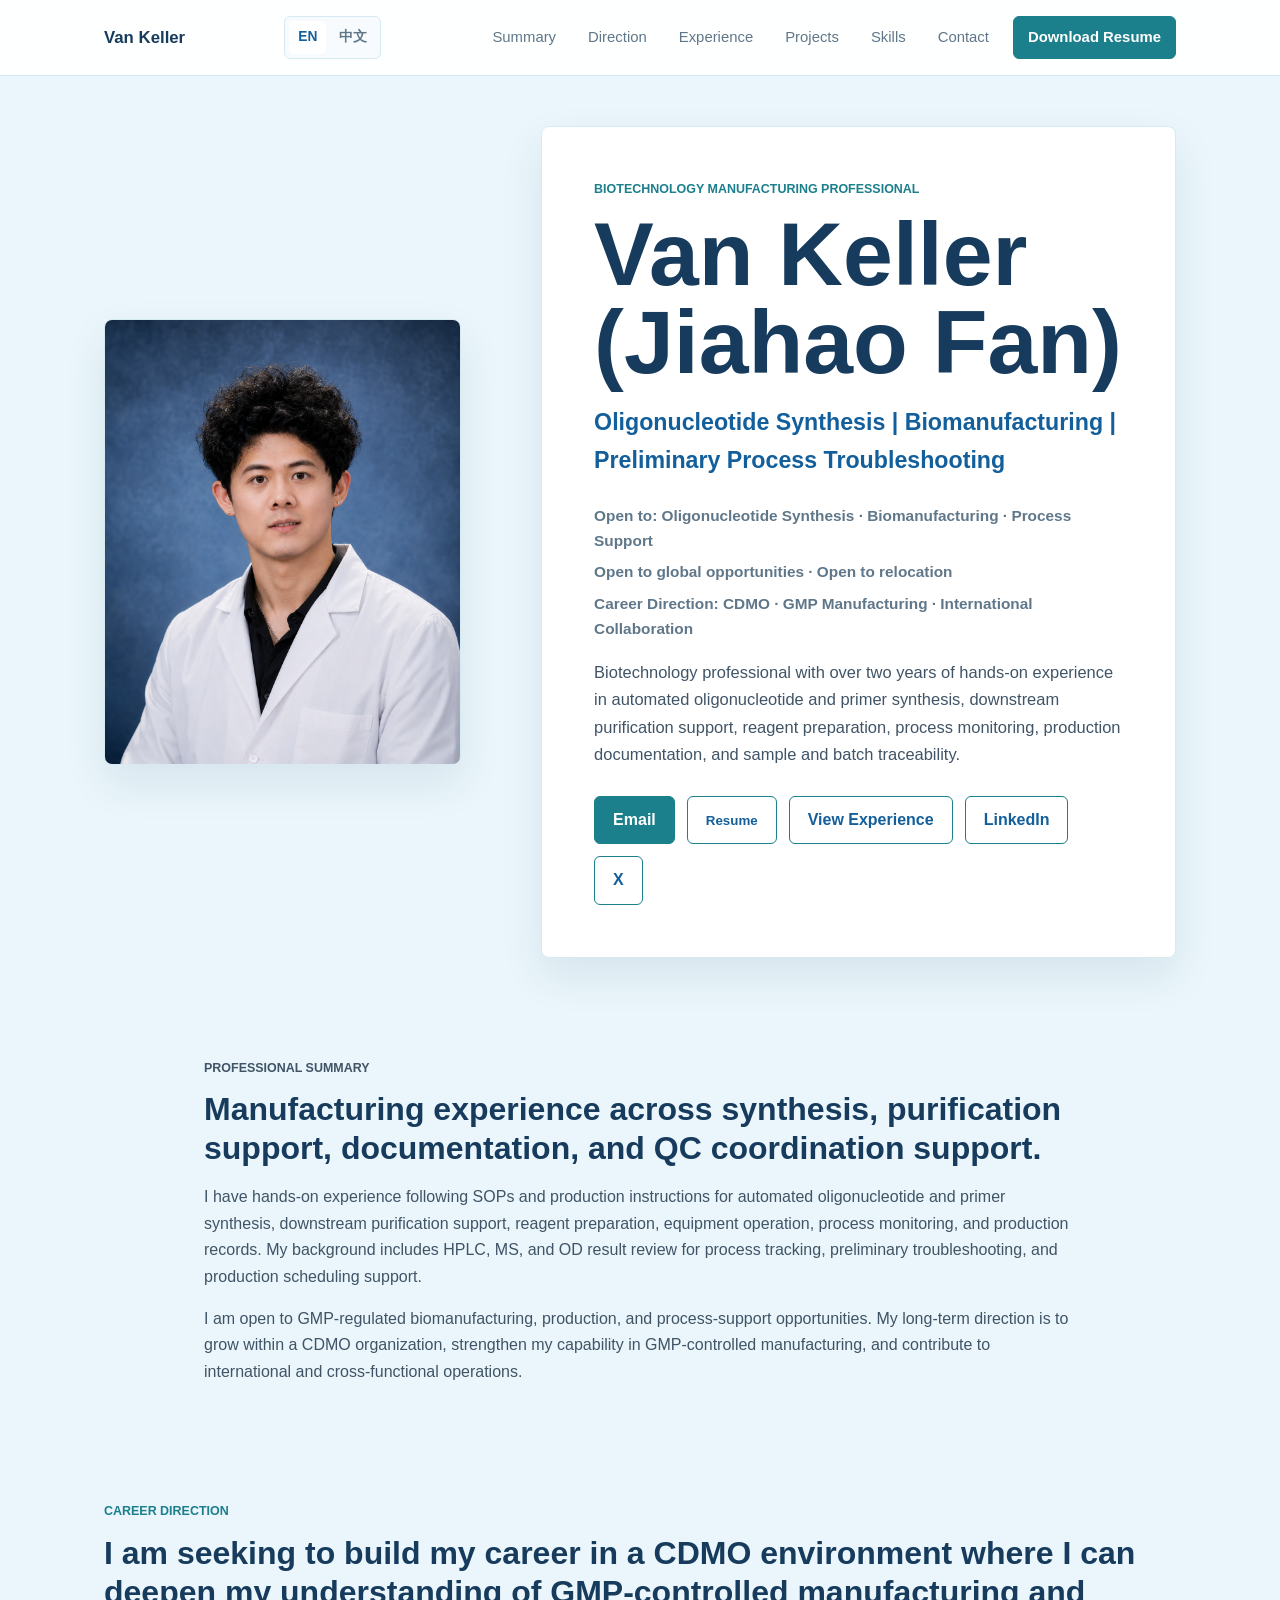
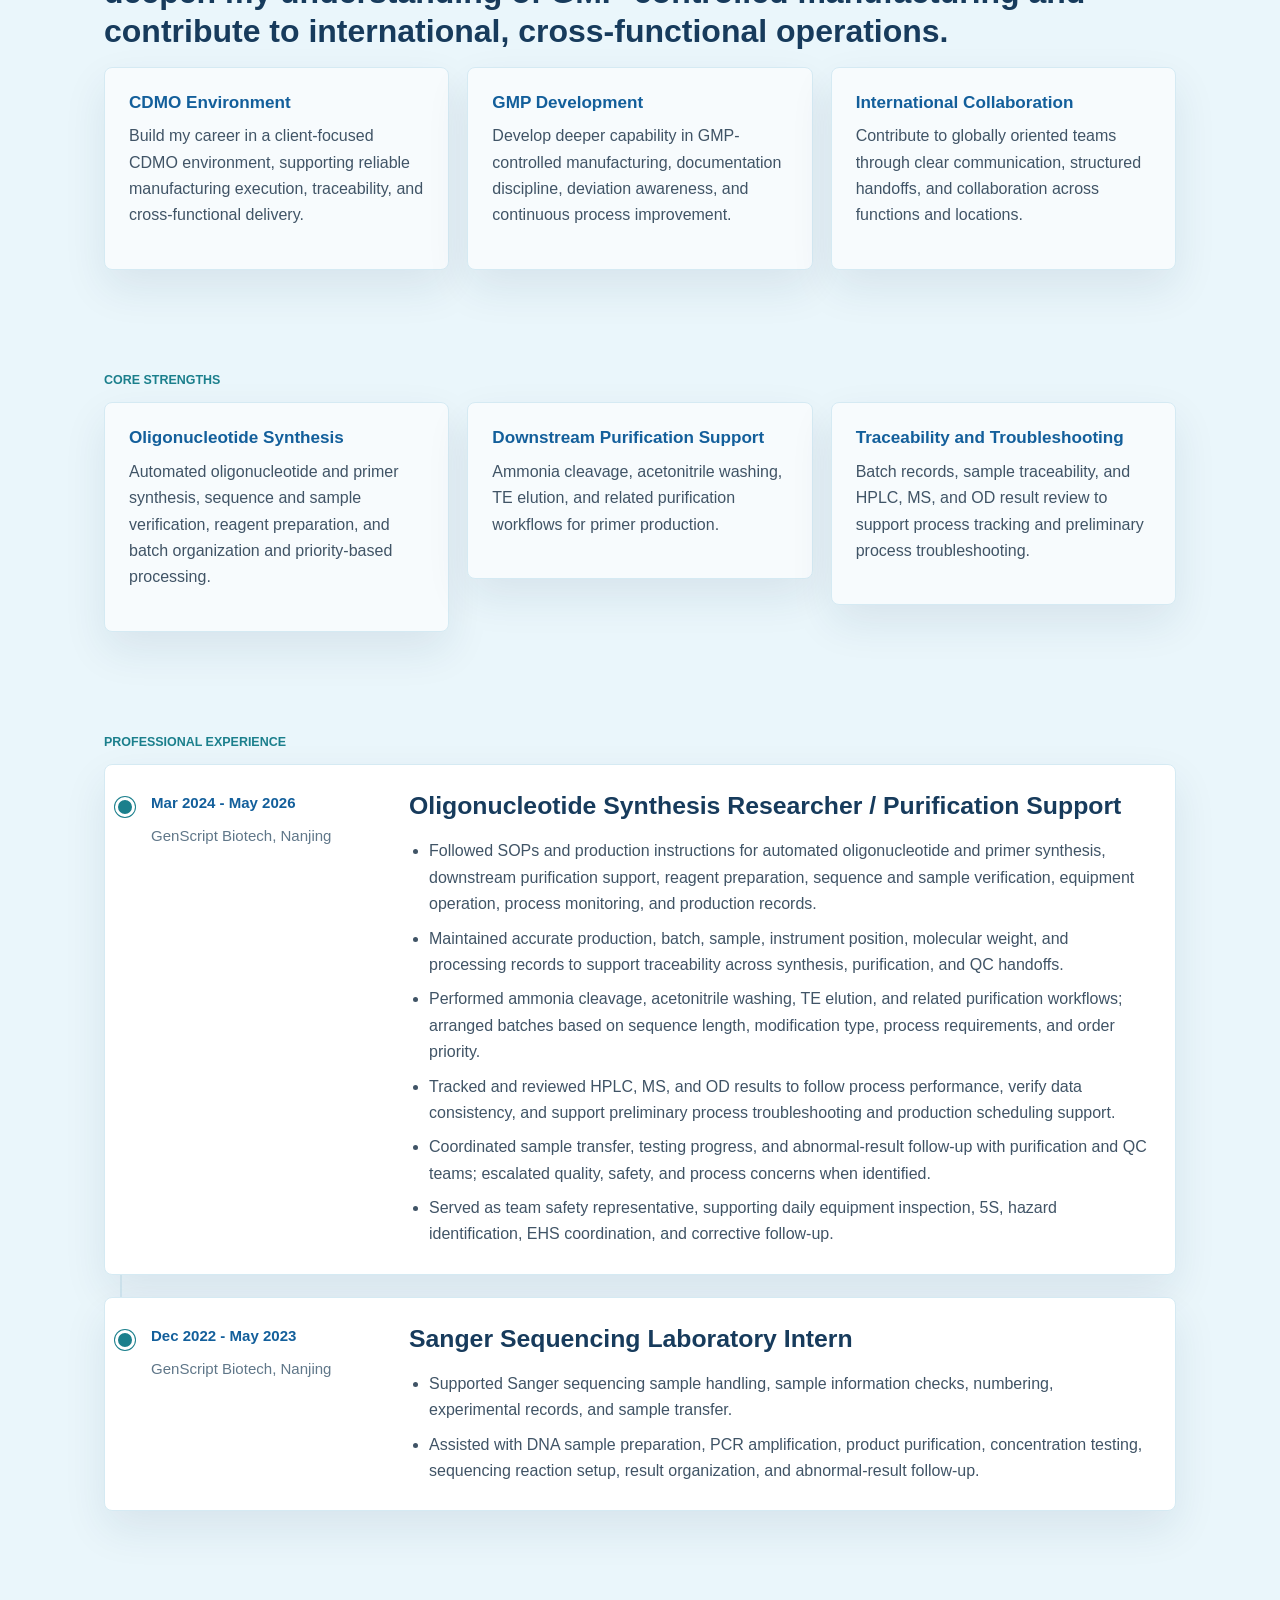
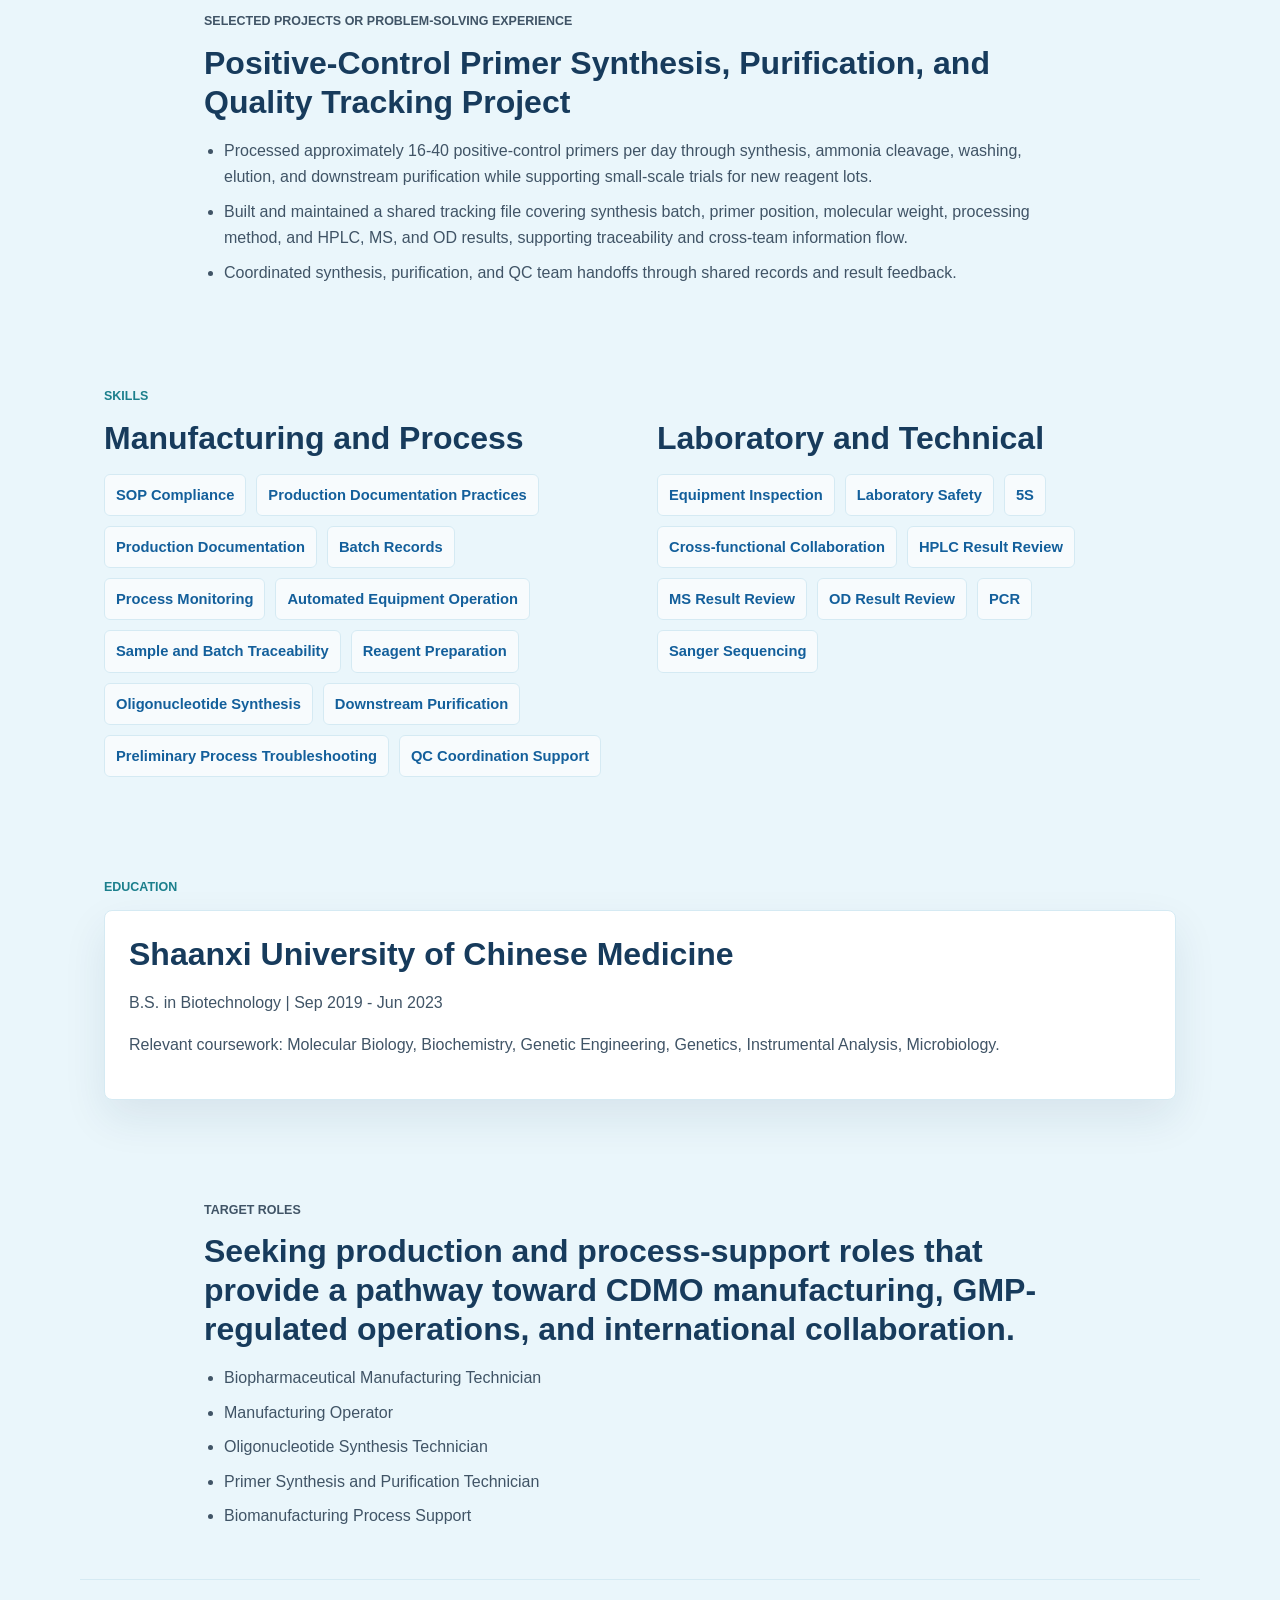
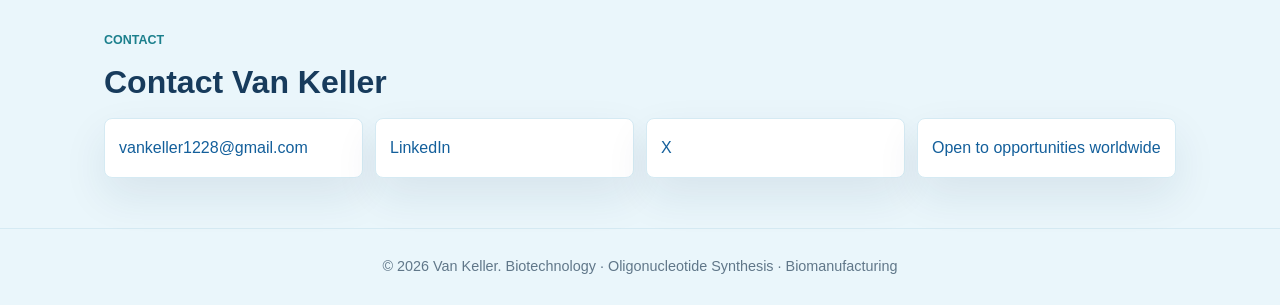
<file: index.html>
<!DOCTYPE html>
<html lang="en">
<head>
  <meta charset="UTF-8">
  <meta name="viewport" content="width=device-width, initial-scale=1.0">
  <meta name="description" content="Biotechnology professional with hands-on experience in oligonucleotide synthesis and purification support, seeking CDMO, GMP manufacturing, and international collaboration opportunities.">
  <title>Van Keller | Oligonucleotide Synthesis &amp; Biotechnology Manufacturing</title>
  <link rel="stylesheet" href="styles.css">
</head>
<body>
  <header class="site-header">
    <a class="brand" href="#top" aria-label="Van Keller home">Van Keller</a>
    <div class="language-switch" aria-label="Language switch">
      <a href="index.html" aria-current="page">EN</a>
      <a href="zh.html">中文</a>
    </div>
    <button class="menu-toggle" type="button" aria-expanded="false" aria-controls="primary-navigation">
      <span class="menu-toggle-lines" aria-hidden="true"></span>
      <span class="menu-toggle-text">Menu</span>
    </button>
    <div class="header-actions">
      <nav class="site-nav" id="primary-navigation" aria-label="Primary navigation">
        <a href="#summary">Summary</a>
        <a href="#career-direction">Direction</a>
        <a href="#experience">Experience</a>
        <a href="#projects">Projects</a>
        <a href="#skills">Skills</a>
        <a href="#contact">Contact</a>
      </nav>
      <div class="resume-menu-wrap">
        <button class="nav-resume-button" type="button" aria-expanded="false" aria-controls="resume-menu" data-resume-trigger>
          Download Resume
        </button>
        <div class="resume-menu" id="resume-menu" hidden>
          <a href="assets/resume/Van_Keller_Resume_EN.pdf" download>Download English Resume</a>
          <a href="assets/resume/Van_Keller_Resume_CN.pdf" download>下载中文简历</a>
        </div>
      </div>
      <noscript>
        <a class="nav-resume-button" href="assets/resume/Van_Keller_Resume_EN.pdf" download>Download English Resume</a>
      </noscript>
    </div>
  </header>

  <main id="top">
    <section class="hero section reveal">
      <figure class="hero-photo-frame">
        <img class="hero-photo" src="assets/images/van-keller-profile.png" width="1122" height="1402" alt="Van Keller professional portrait">
      </figure>
      <div class="hero-content">
        <p class="eyebrow">Biotechnology Manufacturing Professional</p>
        <h1>Van Keller (Jiahao Fan)</h1>
        <p class="hero-position">Oligonucleotide Synthesis | Biomanufacturing | Preliminary Process Troubleshooting</p>
        <div class="hero-availability" aria-label="Availability">
          <span>Open to: Oligonucleotide Synthesis · Biomanufacturing · Process Support</span>
          <span>Open to global opportunities · Open to relocation</span>
          <span>Career Direction: CDMO · GMP Manufacturing · International Collaboration</span>
        </div>
        <p class="hero-copy">
          Biotechnology professional with over two years of hands-on experience in automated oligonucleotide and primer synthesis, downstream purification support, reagent preparation, process monitoring, production documentation, and sample and batch traceability.
        </p>
        <div class="hero-actions" aria-label="Contact links">
          <a class="button primary" href="mailto:vankeller1228@gmail.com">Email</a>
          <button class="button secondary" type="button" aria-expanded="false" aria-controls="resume-menu" data-resume-trigger>Resume</button>
          <a class="button secondary" href="#experience">View Experience</a>
          <a class="button secondary" href="https://www.linkedin.com/in/van-keller-2a7b36410" target="_blank" rel="noopener noreferrer">LinkedIn</a>
          <a class="button secondary" href="https://x.com/VanKeller1228" target="_blank" rel="noopener noreferrer">X</a>
        </div>
      </div>
    </section>

    <section id="summary" class="section narrow reveal">
      <p class="section-label">Professional Summary</p>
      <h2>Manufacturing experience across synthesis, purification support, documentation, and QC coordination support.</h2>
      <p>
        I have hands-on experience following SOPs and production instructions for automated oligonucleotide and primer synthesis, downstream purification support, reagent preparation, equipment operation, process monitoring, and production records. My background includes HPLC, MS, and OD result review for process tracking, preliminary troubleshooting, and production scheduling support.
      </p>
      <p>
        I am open to GMP-regulated biomanufacturing, production, and process-support opportunities. My long-term direction is to grow within a CDMO organization, strengthen my capability in GMP-controlled manufacturing, and contribute to international and cross-functional operations.
      </p>
    </section>

    <section id="career-direction" class="section reveal">
      <p class="section-label">Career Direction</p>
      <h2>I am seeking to build my career in a CDMO environment where I can deepen my understanding of GMP-controlled manufacturing and contribute to international, cross-functional operations.</h2>
      <div class="strength-grid">
        <article>
          <h3>CDMO Environment</h3>
          <p>Build my career in a client-focused CDMO environment, supporting reliable manufacturing execution, traceability, and cross-functional delivery.</p>
        </article>
        <article>
          <h3>GMP Development</h3>
          <p>Develop deeper capability in GMP-controlled manufacturing, documentation discipline, deviation awareness, and continuous process improvement.</p>
        </article>
        <article>
          <h3>International Collaboration</h3>
          <p>Contribute to globally oriented teams through clear communication, structured handoffs, and collaboration across functions and locations.</p>
        </article>
      </div>
    </section>

    <section class="section reveal">
      <p class="section-label">Core Strengths</p>
      <div class="strength-grid">
        <article>
          <h3>Oligonucleotide Synthesis</h3>
          <p>Automated oligonucleotide and primer synthesis, sequence and sample verification, reagent preparation, and batch organization and priority-based processing.</p>
        </article>
        <article>
          <h3>Downstream Purification Support</h3>
          <p>Ammonia cleavage, acetonitrile washing, TE elution, and related purification workflows for primer production.</p>
        </article>
        <article>
          <h3>Traceability and Troubleshooting</h3>
          <p>Batch records, sample traceability, and HPLC, MS, and OD result review to support process tracking and preliminary process troubleshooting.</p>
        </article>
      </div>
    </section>

    <section id="experience" class="section reveal">
      <p class="section-label">Professional Experience</p>
      <div class="timeline">
        <article class="timeline-item">
          <div class="timeline-meta">
            <span>Mar 2024 - May 2026</span>
            <span>GenScript Biotech, Nanjing</span>
          </div>
          <div>
            <h2>Oligonucleotide Synthesis Researcher / Purification Support</h2>
            <ul>
              <li>Followed SOPs and production instructions for automated oligonucleotide and primer synthesis, downstream purification support, reagent preparation, sequence and sample verification, equipment operation, process monitoring, and production records.</li>
              <li>Maintained accurate production, batch, sample, instrument position, molecular weight, and processing records to support traceability across synthesis, purification, and QC handoffs.</li>
              <li>Performed ammonia cleavage, acetonitrile washing, TE elution, and related purification workflows; arranged batches based on sequence length, modification type, process requirements, and order priority.</li>
              <li>Tracked and reviewed HPLC, MS, and OD results to follow process performance, verify data consistency, and support preliminary process troubleshooting and production scheduling support.</li>
              <li>Coordinated sample transfer, testing progress, and abnormal-result follow-up with purification and QC teams; escalated quality, safety, and process concerns when identified.</li>
              <li>Served as team safety representative, supporting daily equipment inspection, 5S, hazard identification, EHS coordination, and corrective follow-up.</li>
            </ul>
          </div>
        </article>

        <article class="timeline-item">
          <div class="timeline-meta">
            <span>Dec 2022 - May 2023</span>
            <span>GenScript Biotech, Nanjing</span>
          </div>
          <div>
            <h2>Sanger Sequencing Laboratory Intern</h2>
            <ul>
              <li>Supported Sanger sequencing sample handling, sample information checks, numbering, experimental records, and sample transfer.</li>
              <li>Assisted with DNA sample preparation, PCR amplification, product purification, concentration testing, sequencing reaction setup, result organization, and abnormal-result follow-up.</li>
            </ul>
          </div>
        </article>
      </div>
    </section>

    <section id="projects" class="section narrow reveal">
      <p class="section-label">Selected Projects or Problem-Solving Experience</p>
      <h2>Positive-Control Primer Synthesis, Purification, and Quality Tracking Project</h2>
      <ul>
        <li>Processed approximately 16-40 positive-control primers per day through synthesis, ammonia cleavage, washing, elution, and downstream purification while supporting small-scale trials for new reagent lots.</li>
        <li>Built and maintained a shared tracking file covering synthesis batch, primer position, molecular weight, processing method, and HPLC, MS, and OD results, supporting traceability and cross-team information flow.</li>
        <li>Coordinated synthesis, purification, and QC team handoffs through shared records and result feedback.</li>
      </ul>
    </section>

    <section id="skills" class="section reveal">
      <p class="section-label">Skills</p>
      <div class="skill-columns">
        <div>
          <h2>Manufacturing and Process</h2>
          <ul class="tag-list">
            <li>SOP Compliance</li>
            <li>Production Documentation Practices</li>
            <li>Production Documentation</li>
            <li>Batch Records</li>
            <li>Process Monitoring</li>
            <li>Automated Equipment Operation</li>
            <li>Sample and Batch Traceability</li>
            <li>Reagent Preparation</li>
            <li>Oligonucleotide Synthesis</li>
            <li>Downstream Purification</li>
            <li>Preliminary Process Troubleshooting</li>
            <li>QC Coordination Support</li>
          </ul>
        </div>
        <div>
          <h2>Laboratory and Technical</h2>
          <ul class="tag-list">
            <li>Equipment Inspection</li>
            <li>Laboratory Safety</li>
            <li>5S</li>
            <li>Cross-functional Collaboration</li>
            <li>HPLC Result Review</li>
            <li>MS Result Review</li>
            <li>OD Result Review</li>
            <li>PCR</li>
            <li>Sanger Sequencing</li>
          </ul>
        </div>
      </div>
    </section>

    <section class="section reveal">
      <p class="section-label">Education</p>
      <div class="education-block">
        <h2>Shaanxi University of Chinese Medicine</h2>
        <p>B.S. in Biotechnology | Sep 2019 - Jun 2023</p>
        <p>Relevant coursework: Molecular Biology, Biochemistry, Genetic Engineering, Genetics, Instrumental Analysis, Microbiology.</p>
      </div>
    </section>

    <section class="section narrow reveal">
      <p class="section-label">Target Roles</p>
      <h2>Seeking production and process-support roles that provide a pathway toward CDMO manufacturing, GMP-regulated operations, and international collaboration.</h2>
      <ul>
        <li>Biopharmaceutical Manufacturing Technician</li>
        <li>Manufacturing Operator</li>
        <li>Oligonucleotide Synthesis Technician</li>
        <li>Primer Synthesis and Purification Technician</li>
        <li>Biomanufacturing Process Support</li>
      </ul>
    </section>

    <section id="contact" class="section contact-section reveal">
      <p class="section-label">Contact</p>
      <h2>Contact Van Keller</h2>
      <div class="contact-grid">
        <a href="mailto:vankeller1228@gmail.com">vankeller1228@gmail.com</a>
        <a href="https://www.linkedin.com/in/van-keller-2a7b36410" target="_blank" rel="noopener noreferrer">LinkedIn</a>
        <a href="https://x.com/VanKeller1228" target="_blank" rel="noopener noreferrer">X</a>
        <span>Open to opportunities worldwide</span>
      </div>
    </section>
  </main>

  <footer class="site-footer">
    <p>&copy; <span id="year"></span> Van Keller. Biotechnology · Oligonucleotide Synthesis · Biomanufacturing</p>
  </footer>

  <script src="script.js?v=20260618"></script>
</body>
</html>
</file>
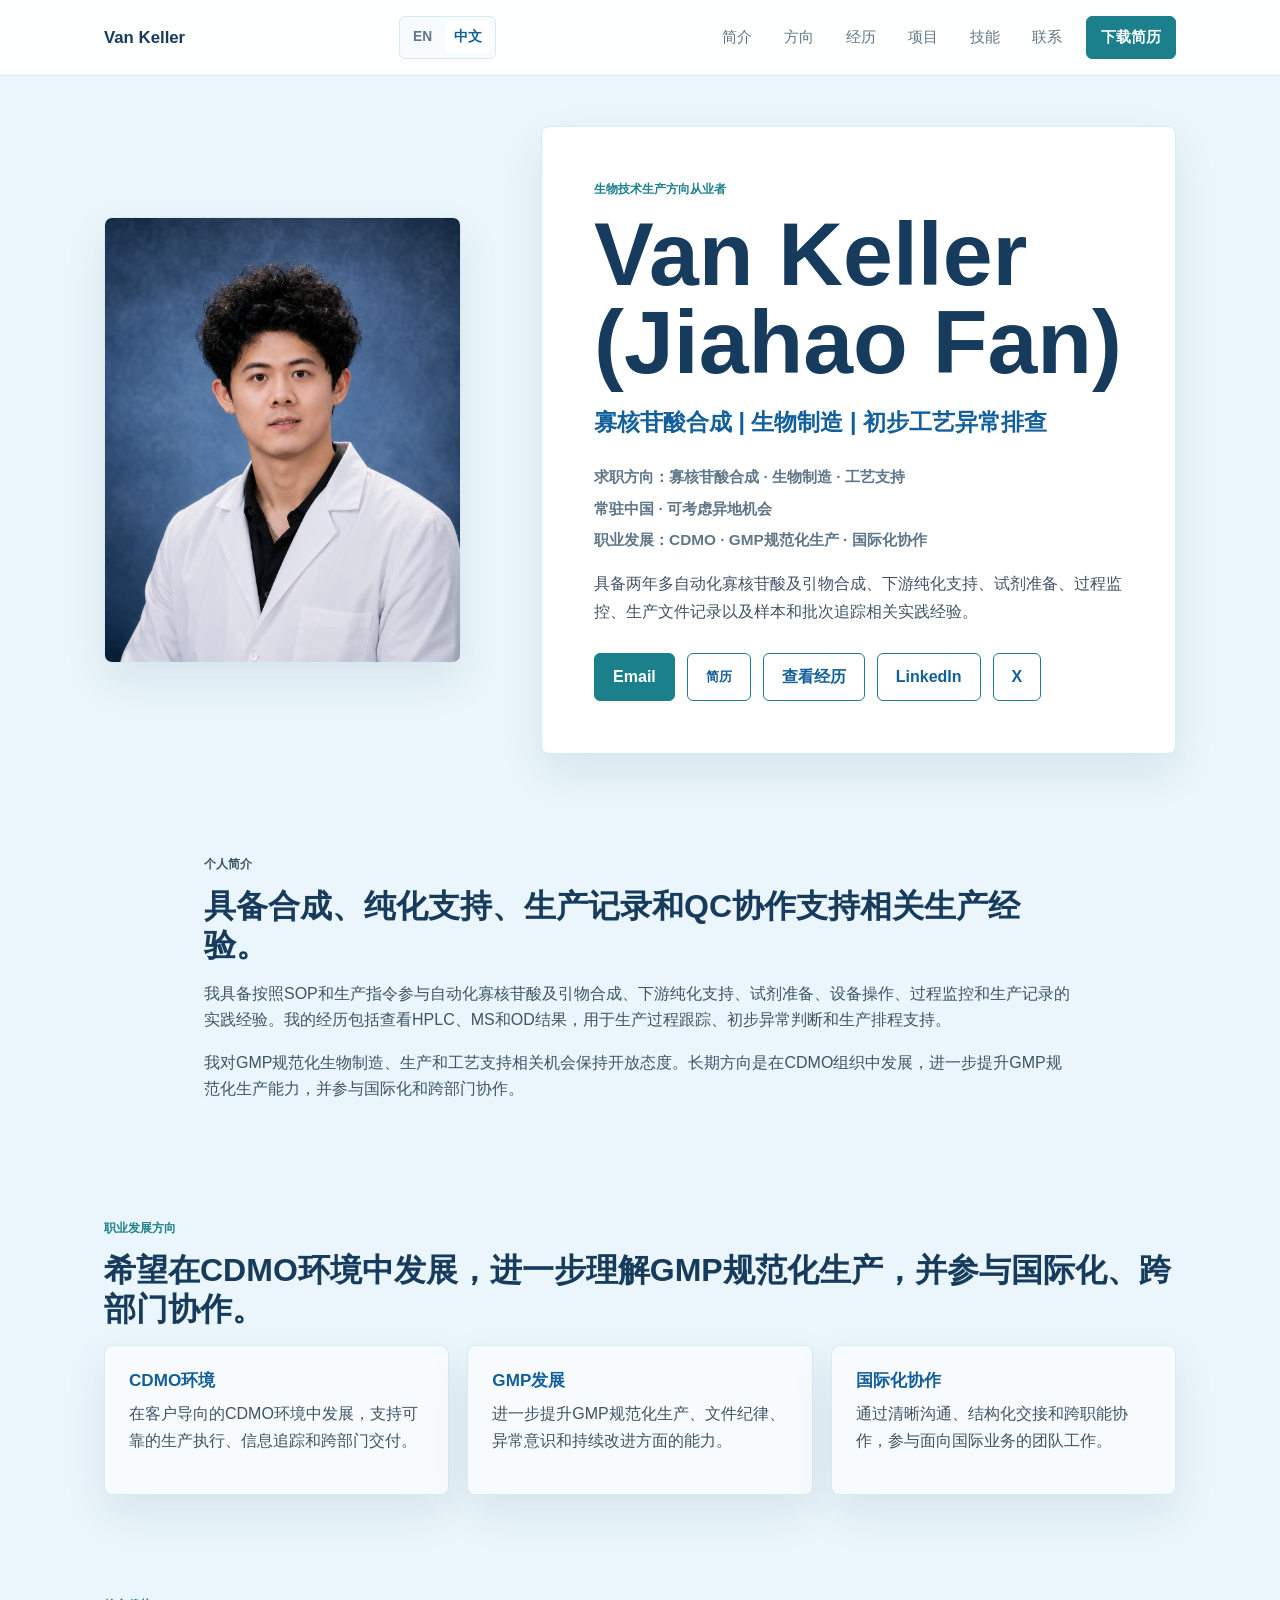
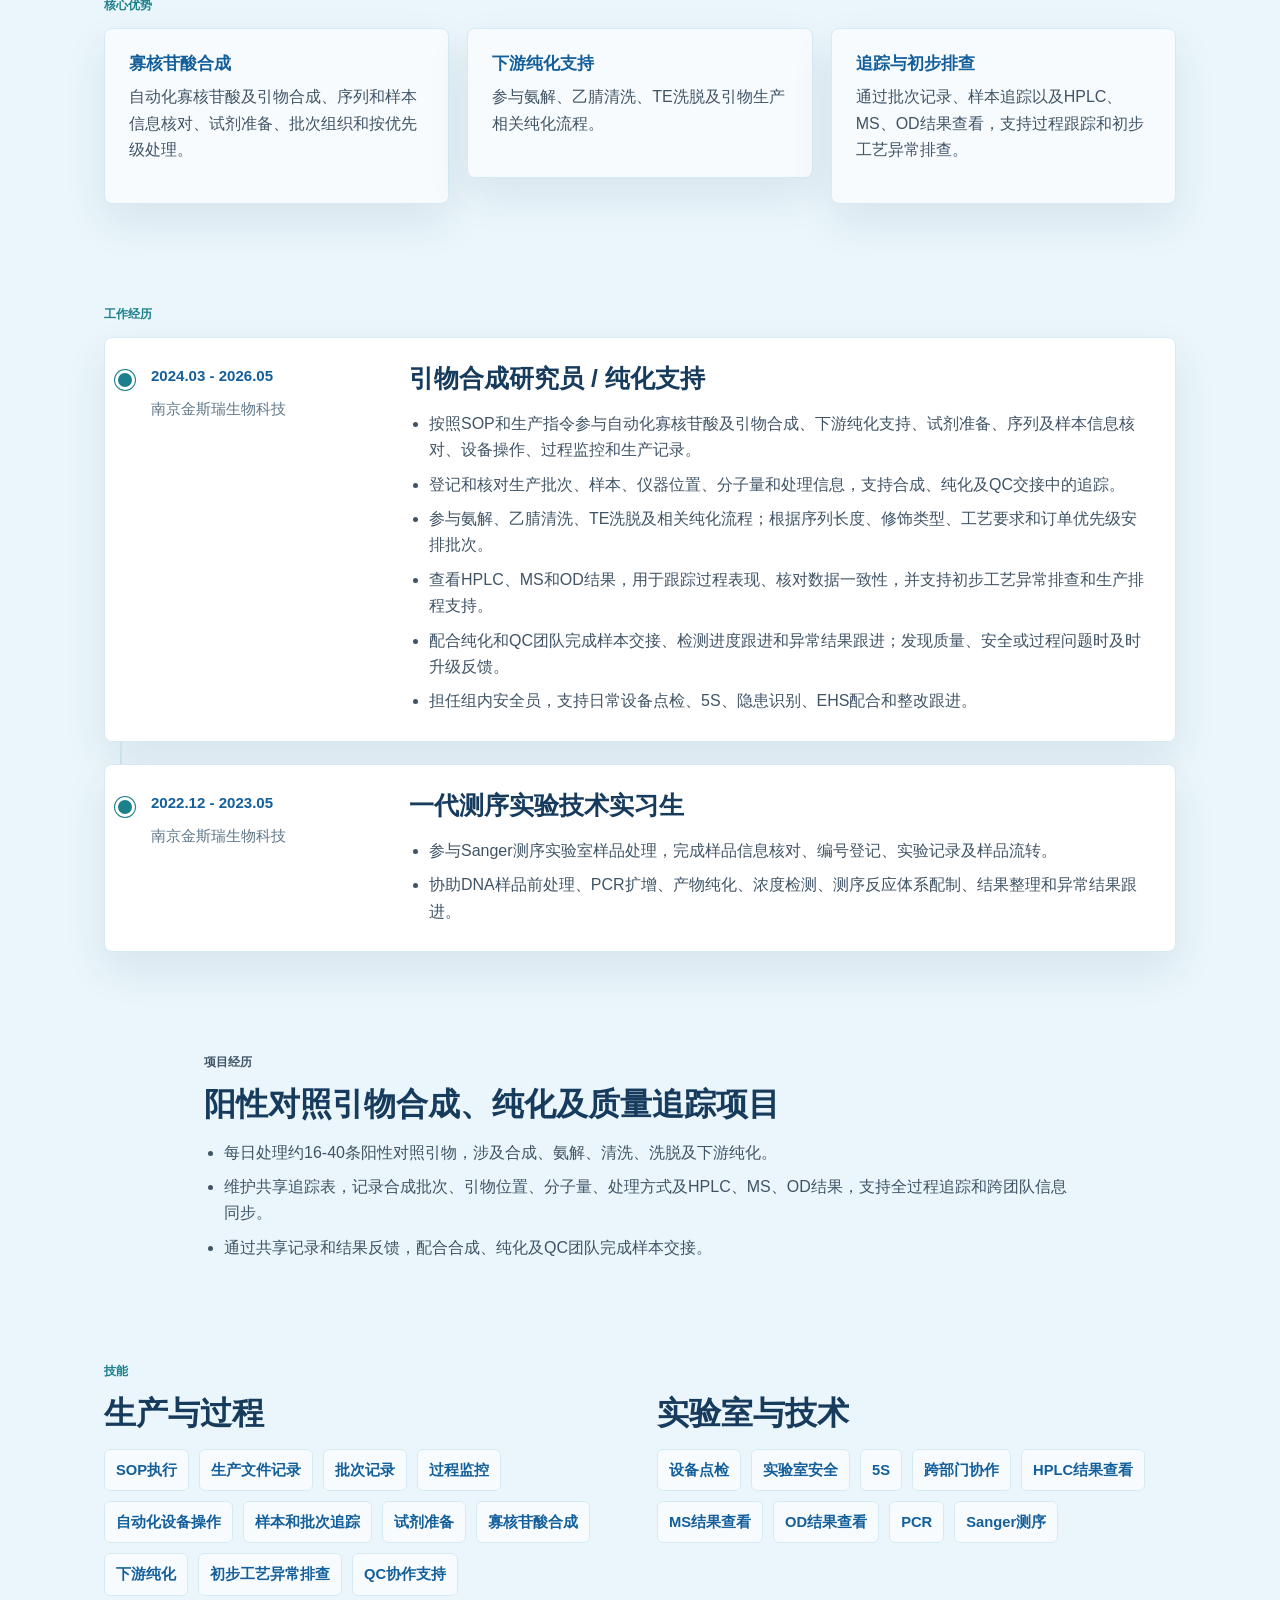
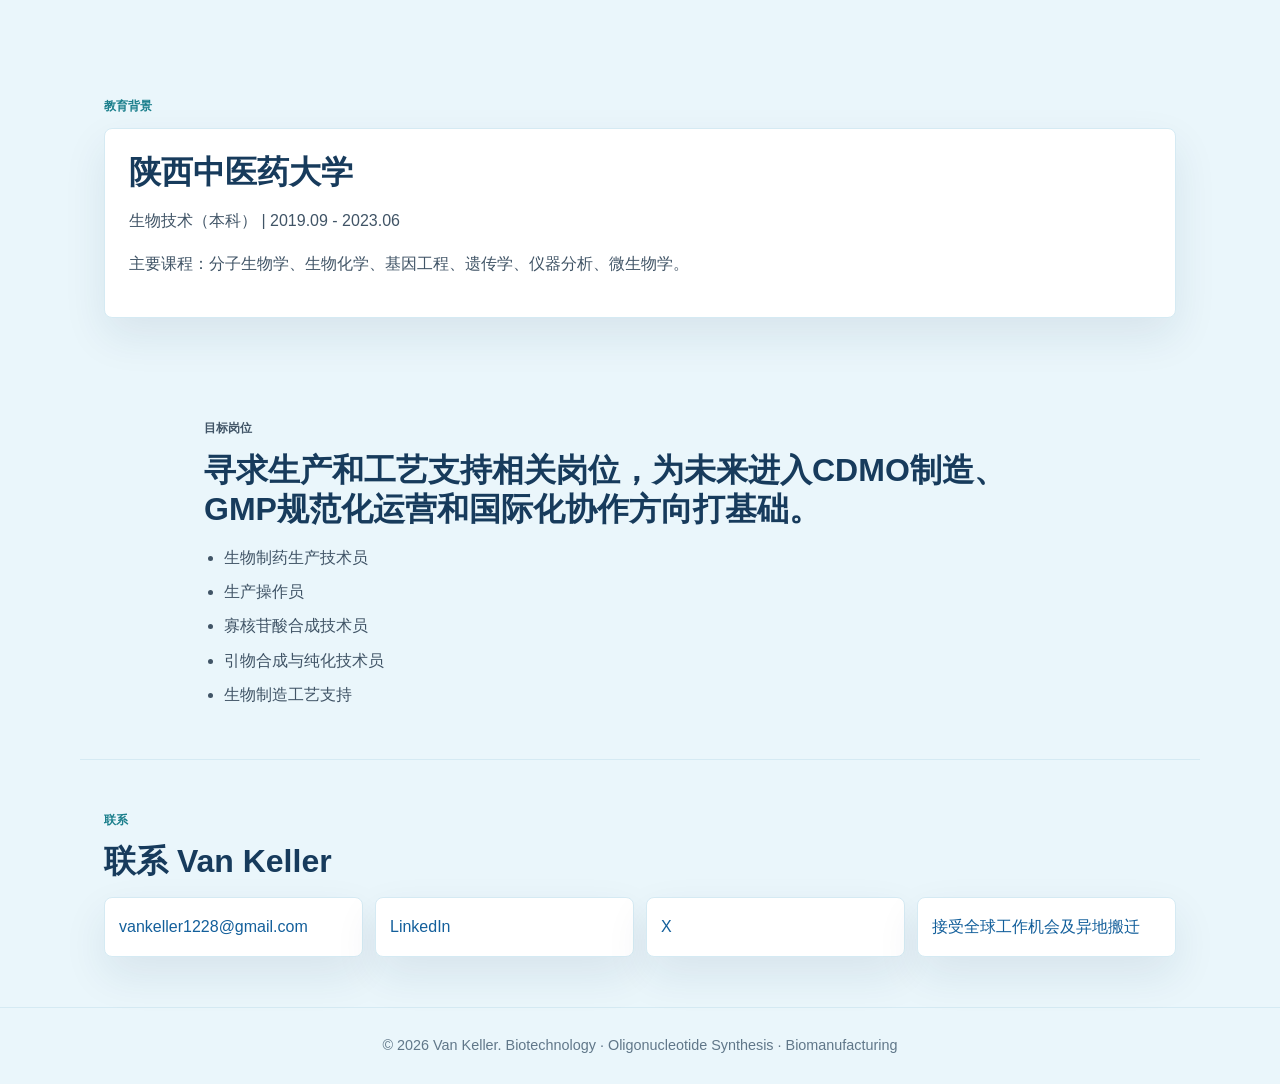
<file: zh.html>
<!DOCTYPE html>
<html lang="zh-CN">
<head>
  <meta charset="UTF-8">
  <meta name="viewport" content="width=device-width, initial-scale=1.0">
  <meta name="description" content="Van Keller，具备寡核苷酸合成和纯化支持经验的生物技术生产方向从业者，关注CDMO、GMP规范化生产和国际化协作机会。">
  <title>Van Keller | 寡核苷酸合成与生物技术生产</title>
  <link rel="stylesheet" href="styles.css">
</head>
<body>
  <header class="site-header">
    <a class="brand" href="#top" aria-label="Van Keller 首页">Van Keller</a>
    <div class="language-switch" aria-label="语言切换">
      <a href="index.html">EN</a>
      <a href="zh.html" aria-current="page">中文</a>
    </div>
    <button class="menu-toggle" type="button" aria-expanded="false" aria-controls="primary-navigation">
      <span class="menu-toggle-lines" aria-hidden="true"></span>
      <span class="menu-toggle-text">菜单</span>
    </button>
    <div class="header-actions">
      <nav class="site-nav" id="primary-navigation" aria-label="主导航">
        <a href="#summary">简介</a>
        <a href="#career-direction">方向</a>
        <a href="#experience">经历</a>
        <a href="#projects">项目</a>
        <a href="#skills">技能</a>
        <a href="#contact">联系</a>
      </nav>
      <div class="resume-menu-wrap">
        <button class="nav-resume-button" type="button" aria-expanded="false" aria-controls="resume-menu" data-resume-trigger>
          下载简历
        </button>
        <div class="resume-menu" id="resume-menu" hidden>
          <a href="assets/resume/Van_Keller_Resume_EN.pdf" download>Download English Resume</a>
          <a href="assets/resume/Van_Keller_Resume_CN.pdf" download>下载中文简历</a>
        </div>
      </div>
      <noscript>
        <a class="nav-resume-button" href="assets/resume/Van_Keller_Resume_CN.pdf" download>下载中文简历</a>
      </noscript>
    </div>
  </header>

  <main id="top">
    <section class="hero section reveal">
      <figure class="hero-photo-frame">
        <img class="hero-photo" src="assets/images/van-keller-profile.png" width="1122" height="1402" alt="Van Keller 职业照片">
      </figure>
      <div class="hero-content">
        <p class="eyebrow">生物技术生产方向从业者</p>
        <h1>Van Keller (Jiahao Fan)</h1>
        <p class="hero-position">寡核苷酸合成 | 生物制造 | 初步工艺异常排查</p>
        <div class="hero-availability" aria-label="求职方向">
          <span>求职方向：寡核苷酸合成 · 生物制造 · 工艺支持</span>
          <span>常驻中国 · 可考虑异地机会</span>
          <span>职业发展：CDMO · GMP规范化生产 · 国际化协作</span>
        </div>
        <p class="hero-copy">
          具备两年多自动化寡核苷酸及引物合成、下游纯化支持、试剂准备、过程监控、生产文件记录以及样本和批次追踪相关实践经验。
        </p>
        <div class="hero-actions" aria-label="联系链接">
          <a class="button primary" href="mailto:vankeller1228@gmail.com">Email</a>
          <button class="button secondary" type="button" aria-expanded="false" aria-controls="resume-menu" data-resume-trigger>简历</button>
          <a class="button secondary" href="#experience">查看经历</a>
          <a class="button secondary" href="https://www.linkedin.com/in/van-keller-2a7b36410" target="_blank" rel="noopener noreferrer">LinkedIn</a>
          <a class="button secondary" href="https://x.com/VanKeller1228" target="_blank" rel="noopener noreferrer">X</a>
        </div>
      </div>
    </section>

    <section id="summary" class="section narrow reveal">
      <p class="section-label">个人简介</p>
      <h2>具备合成、纯化支持、生产记录和QC协作支持相关生产经验。</h2>
      <p>
        我具备按照SOP和生产指令参与自动化寡核苷酸及引物合成、下游纯化支持、试剂准备、设备操作、过程监控和生产记录的实践经验。我的经历包括查看HPLC、MS和OD结果，用于生产过程跟踪、初步异常判断和生产排程支持。
      </p>
      <p>
        我对GMP规范化生物制造、生产和工艺支持相关机会保持开放态度。长期方向是在CDMO组织中发展，进一步提升GMP规范化生产能力，并参与国际化和跨部门协作。
      </p>
    </section>

    <section id="career-direction" class="section reveal">
      <p class="section-label">职业发展方向</p>
      <h2>希望在CDMO环境中发展，进一步理解GMP规范化生产，并参与国际化、跨部门协作。</h2>
      <div class="strength-grid">
        <article>
          <h3>CDMO环境</h3>
          <p>在客户导向的CDMO环境中发展，支持可靠的生产执行、信息追踪和跨部门交付。</p>
        </article>
        <article>
          <h3>GMP发展</h3>
          <p>进一步提升GMP规范化生产、文件纪律、异常意识和持续改进方面的能力。</p>
        </article>
        <article>
          <h3>国际化协作</h3>
          <p>通过清晰沟通、结构化交接和跨职能协作，参与面向国际业务的团队工作。</p>
        </article>
      </div>
    </section>

    <section class="section reveal">
      <p class="section-label">核心优势</p>
      <div class="strength-grid">
        <article>
          <h3>寡核苷酸合成</h3>
          <p>自动化寡核苷酸及引物合成、序列和样本信息核对、试剂准备、批次组织和按优先级处理。</p>
        </article>
        <article>
          <h3>下游纯化支持</h3>
          <p>参与氨解、乙腈清洗、TE洗脱及引物生产相关纯化流程。</p>
        </article>
        <article>
          <h3>追踪与初步排查</h3>
          <p>通过批次记录、样本追踪以及HPLC、MS、OD结果查看，支持过程跟踪和初步工艺异常排查。</p>
        </article>
      </div>
    </section>

    <section id="experience" class="section reveal">
      <p class="section-label">工作经历</p>
      <div class="timeline">
        <article class="timeline-item">
          <div class="timeline-meta">
            <span>2024.03 - 2026.05</span>
            <span>南京金斯瑞生物科技</span>
          </div>
          <div>
            <!-- TODO: Confirm official English job title before final publication. -->
            <h2>引物合成研究员 / 纯化支持</h2>
            <ul>
              <li>按照SOP和生产指令参与自动化寡核苷酸及引物合成、下游纯化支持、试剂准备、序列及样本信息核对、设备操作、过程监控和生产记录。</li>
              <li>登记和核对生产批次、样本、仪器位置、分子量和处理信息，支持合成、纯化及QC交接中的追踪。</li>
              <li>参与氨解、乙腈清洗、TE洗脱及相关纯化流程；根据序列长度、修饰类型、工艺要求和订单优先级安排批次。</li>
              <li>查看HPLC、MS和OD结果，用于跟踪过程表现、核对数据一致性，并支持初步工艺异常排查和生产排程支持。</li>
              <li>配合纯化和QC团队完成样本交接、检测进度跟进和异常结果跟进；发现质量、安全或过程问题时及时升级反馈。</li>
              <li>担任组内安全员，支持日常设备点检、5S、隐患识别、EHS配合和整改跟进。</li>
            </ul>
          </div>
        </article>

        <article class="timeline-item">
          <div class="timeline-meta">
            <span>2022.12 - 2023.05</span>
            <span>南京金斯瑞生物科技</span>
          </div>
          <div>
            <!-- TODO: Confirm official English job title before final publication. -->
            <h2>一代测序实验技术实习生</h2>
            <ul>
              <li>参与Sanger测序实验室样品处理，完成样品信息核对、编号登记、实验记录及样品流转。</li>
              <li>协助DNA样品前处理、PCR扩增、产物纯化、浓度检测、测序反应体系配制、结果整理和异常结果跟进。</li>
            </ul>
          </div>
        </article>
      </div>
    </section>

    <section id="projects" class="section narrow reveal">
      <p class="section-label">项目经历</p>
      <h2>阳性对照引物合成、纯化及质量追踪项目</h2>
      <ul>
        <li>每日处理约16-40条阳性对照引物，涉及合成、氨解、清洗、洗脱及下游纯化。</li>
        <li>维护共享追踪表，记录合成批次、引物位置、分子量、处理方式及HPLC、MS、OD结果，支持全过程追踪和跨团队信息同步。</li>
        <li>通过共享记录和结果反馈，配合合成、纯化及QC团队完成样本交接。</li>
      </ul>
    </section>

    <section id="skills" class="section reveal">
      <p class="section-label">技能</p>
      <div class="skill-columns">
        <div>
          <h2>生产与过程</h2>
          <ul class="tag-list">
            <li>SOP执行</li>
            <li>生产文件记录</li>
            <li>批次记录</li>
            <li>过程监控</li>
            <li>自动化设备操作</li>
            <li>样本和批次追踪</li>
            <li>试剂准备</li>
            <li>寡核苷酸合成</li>
            <li>下游纯化</li>
            <li>初步工艺异常排查</li>
            <li>QC协作支持</li>
          </ul>
        </div>
        <div>
          <h2>实验室与技术</h2>
          <ul class="tag-list">
            <li>设备点检</li>
            <li>实验室安全</li>
            <li>5S</li>
            <li>跨部门协作</li>
            <li>HPLC结果查看</li>
            <li>MS结果查看</li>
            <li>OD结果查看</li>
            <li>PCR</li>
            <li>Sanger测序</li>
          </ul>
        </div>
      </div>
    </section>

    <section class="section reveal">
      <p class="section-label">教育背景</p>
      <div class="education-block">
        <h2>陕西中医药大学</h2>
        <p>生物技术（本科） | 2019.09 - 2023.06</p>
        <p>主要课程：分子生物学、生物化学、基因工程、遗传学、仪器分析、微生物学。</p>
      </div>
    </section>

    <section class="section narrow reveal">
      <p class="section-label">目标岗位</p>
      <h2>寻求生产和工艺支持相关岗位，为未来进入CDMO制造、GMP规范化运营和国际化协作方向打基础。</h2>
      <ul>
        <li>生物制药生产技术员</li>
        <li>生产操作员</li>
        <li>寡核苷酸合成技术员</li>
        <li>引物合成与纯化技术员</li>
        <li>生物制造工艺支持</li>
      </ul>
    </section>

    <section id="contact" class="section contact-section reveal">
      <p class="section-label">联系</p>
      <h2>联系 Van Keller</h2>
      <div class="contact-grid">
        <a href="mailto:vankeller1228@gmail.com">vankeller1228@gmail.com</a>
        <a href="https://www.linkedin.com/in/van-keller-2a7b36410" target="_blank" rel="noopener noreferrer">LinkedIn</a>
        <a href="https://x.com/VanKeller1228" target="_blank" rel="noopener noreferrer">X</a>
        <span>接受全球工作机会及异地搬迁</span>
      </div>
    </section>
  </main>

  <footer class="site-footer">
    <p>&copy; <span id="year"></span> Van Keller. Biotechnology · Oligonucleotide Synthesis · Biomanufacturing</p>
  </footer>

  <script src="script.js?v=20260618"></script>
</body>
</html>
</file>
<file: styles.css>
:root {
  --page-bg: #EAF6FB;
  --surface: #FFFFFF;
  --title: #173B5C;
  --subtitle: #135F9B;
  --accent: #1B7F8C;
  --body: #405466;
  --muted: #607789;
  --card: #F7FBFD;
  --border: #D5EAF3;
  --shadow: 0 18px 44px rgba(23, 59, 92, 0.09);
  --focus: 0 0 0 4px rgba(27, 127, 140, 0.24);
}

* {
  box-sizing: border-box;
}

html {
  scroll-behavior: smooth;
}

body {
  margin: 0;
  background: var(--page-bg);
  color: var(--body);
  font-family: Arial, Helvetica, sans-serif;
  line-height: 1.65;
}

a {
  color: inherit;
}

a:focus-visible,
button:focus-visible {
  outline: none;
  box-shadow: var(--focus);
}

.site-header {
  position: sticky;
  top: 0;
  z-index: 20;
  display: flex;
  align-items: center;
  justify-content: space-between;
  gap: 22px;
  padding: 16px max(22px, calc((100vw - 1120px) / 2 + 24px));
  background: rgba(255, 255, 255, 0.94);
  border-bottom: 1px solid var(--border);
  backdrop-filter: blur(14px);
}

.brand {
  color: var(--title);
  font-size: 1.05rem;
  font-weight: 800;
  text-decoration: none;
}

.brand:hover,
.brand:focus-visible {
  color: var(--subtitle);
}

.language-switch {
  display: inline-flex;
  align-items: center;
  gap: 4px;
  padding: 4px;
  border: 1px solid var(--border);
  border-radius: 6px;
  background: var(--card);
}

.language-switch a {
  min-height: 32px;
  display: inline-flex;
  align-items: center;
  padding: 5px 9px;
  border-radius: 5px;
  color: var(--muted);
  font-size: 0.86rem;
  font-weight: 800;
  text-decoration: none;
}

.language-switch a:hover,
.language-switch a:focus-visible,
.language-switch a[aria-current="page"] {
  background: var(--surface);
  color: var(--subtitle);
}

.header-actions {
  display: flex;
  align-items: center;
  justify-content: flex-end;
  gap: 12px;
}

.resume-menu-wrap {
  position: relative;
  display: inline-flex;
}

.site-nav {
  display: flex;
  flex-wrap: wrap;
  justify-content: flex-end;
  gap: 8px;
  color: var(--muted);
  font-size: 0.93rem;
}

.site-nav a {
  min-height: 40px;
  display: inline-flex;
  align-items: center;
  padding: 8px 12px;
  border-radius: 6px;
  text-decoration: none;
}

.site-nav a:hover,
.site-nav a:focus-visible {
  background: var(--card);
  color: var(--subtitle);
}

.nav-resume-button {
  min-height: 40px;
  display: inline-flex;
  align-items: center;
  justify-content: center;
  padding: 8px 14px;
  border: 1px solid var(--accent);
  border-radius: 6px;
  background: var(--accent);
  color: #FFFFFF;
  cursor: pointer;
  font: inherit;
  font-size: 0.93rem;
  font-weight: 800;
  text-decoration: none;
}

.nav-resume-button:hover,
.nav-resume-button:focus-visible {
  background: var(--subtitle);
  border-color: var(--subtitle);
}

.resume-menu {
  position: absolute;
  right: 0;
  top: calc(100% + 10px);
  z-index: 30;
  min-width: 240px;
  padding: 8px;
  border: 1px solid var(--border);
  border-radius: 8px;
  background: var(--surface);
  box-shadow: var(--shadow);
}

.resume-menu a {
  min-height: 42px;
  display: flex;
  align-items: center;
  padding: 9px 12px;
  border-radius: 6px;
  color: var(--subtitle);
  font-weight: 800;
  text-decoration: none;
}

.resume-menu a:hover,
.resume-menu a:focus-visible {
  background: var(--card);
  color: var(--title);
}

.menu-toggle {
  display: none;
  align-items: center;
  gap: 10px;
  min-height: 42px;
  padding: 8px 12px;
  border: 1px solid var(--border);
  border-radius: 6px;
  background: var(--surface);
  color: var(--title);
  cursor: pointer;
  font: inherit;
  font-weight: 700;
}

.menu-toggle:hover {
  border-color: var(--accent);
  color: var(--subtitle);
}

.menu-toggle-lines {
  position: relative;
  width: 20px;
  height: 2px;
  display: inline-block;
  background: currentColor;
}

.menu-toggle-lines::before,
.menu-toggle-lines::after {
  content: "";
  position: absolute;
  left: 0;
  width: 20px;
  height: 2px;
  background: currentColor;
}

.menu-toggle-lines::before {
  top: -7px;
}

.menu-toggle-lines::after {
  top: 7px;
}

.section {
  max-width: 1120px;
  margin: 0 auto;
  padding: 50px 24px;
}

section[id] {
  scroll-margin-top: 88px;
}

.narrow {
  max-width: 920px;
}

.hero {
  min-height: 78vh;
  display: grid;
  grid-template-columns: minmax(260px, 0.72fr) minmax(0, 1.28fr);
  align-items: center;
  gap: clamp(36px, 7vw, 80px);
}

.hero-content,
.hero-photo-frame,
.strength-grid article,
.timeline-item,
.education-block,
.contact-grid a,
.contact-grid span,
.project-panel,
.target-panel,
.summary-panel {
  border: 1px solid var(--border);
  background: var(--surface);
  box-shadow: var(--shadow);
}

.hero-content {
  padding: clamp(28px, 5vw, 52px);
  border-radius: 8px;
}

.eyebrow,
.section-label {
  margin: 0 0 12px;
  color: var(--accent);
  font-size: 0.78rem;
  font-weight: 800;
  letter-spacing: 0;
  text-transform: uppercase;
}

h1,
h2,
h3,
p {
  margin-top: 0;
}

h1 {
  margin-bottom: 16px;
  color: var(--title);
  font-size: clamp(3rem, 7vw, 5.8rem);
  line-height: 0.98;
  letter-spacing: 0;
}

h2 {
  margin-bottom: 16px;
  color: var(--title);
  font-size: clamp(1.45rem, 2.5vw, 2.15rem);
  line-height: 1.22;
  letter-spacing: 0;
}

h3 {
  margin-bottom: 10px;
  color: var(--subtitle);
  font-size: 1.07rem;
  line-height: 1.25;
}

.hero-position {
  max-width: 700px;
  color: var(--subtitle);
  font-size: clamp(1.08rem, 2vw, 1.45rem);
  font-weight: 800;
}

.hero-availability {
  display: grid;
  gap: 6px;
  margin: 0 0 18px;
  color: var(--muted);
  font-size: 0.96rem;
  font-weight: 700;
}

.hero-availability span {
  display: block;
}

.hero-copy {
  max-width: 760px;
  color: var(--body);
  font-size: 1.03rem;
}

.hero-actions {
  display: flex;
  flex-wrap: wrap;
  gap: 12px;
  margin-top: 28px;
}

.button {
  display: inline-flex;
  align-items: center;
  justify-content: center;
  min-height: 46px;
  padding: 10px 18px;
  border: 1px solid var(--accent);
  border-radius: 6px;
  font-weight: 800;
  text-decoration: none;
  transition: background-color 160ms ease, border-color 160ms ease, color 160ms ease, transform 160ms ease;
}

.button.primary {
  background: var(--accent);
  color: #FFFFFF;
}

.button.secondary {
  background: #FFFFFF;
  color: var(--subtitle);
}

.button:hover,
.button:focus-visible {
  transform: translateY(-1px);
}

.button.primary:hover,
.button.primary:focus-visible {
  background: var(--subtitle);
  border-color: var(--subtitle);
}

.button.secondary:hover,
.button.secondary:focus-visible {
  border-color: var(--subtitle);
  background: var(--card);
  color: var(--title);
}

.hero-photo-frame {
  width: min(100%, 380px);
  margin: 0;
  justify-self: start;
  border-radius: 8px;
  overflow: hidden;
  background: var(--surface);
}

.hero-photo {
  aspect-ratio: 4 / 5;
  width: 100%;
  height: auto;
  display: block;
  object-fit: cover;
  object-position: center 38%;
}

.summary-panel,
.project-panel,
.target-panel {
  padding: clamp(24px, 4vw, 38px);
  border-radius: 8px;
}

.strength-grid {
  display: grid;
  grid-template-columns: repeat(3, minmax(0, 1fr));
  gap: 18px;
  align-items: start;
}

.strength-grid article,
.education-block {
  height: auto;
  padding: 24px;
  border-radius: 8px;
  background: var(--card);
}

.strength-grid p,
.education-block p,
.narrow p,
.timeline li,
.project-panel li,
.target-panel li {
  color: var(--body);
}

.timeline {
  position: relative;
  display: grid;
  gap: 22px;
}

.timeline::before {
  content: "";
  position: absolute;
  left: 16px;
  top: 10px;
  bottom: 10px;
  width: 2px;
  background: var(--border);
}

.timeline-item {
  position: relative;
  display: grid;
  grid-template-columns: 230px minmax(0, 1fr);
  gap: 28px;
  padding: 26px 28px 26px 46px;
  border-radius: 8px;
  background: var(--surface);
}

.timeline-item::before {
  content: "";
  position: absolute;
  left: 10px;
  top: 32px;
  width: 14px;
  height: 14px;
  border: 3px solid var(--surface);
  border-radius: 50%;
  background: var(--accent);
  box-shadow: 0 0 0 1px var(--accent);
}

.timeline-meta {
  display: grid;
  gap: 8px;
  align-content: start;
  color: var(--muted);
  font-size: 0.94rem;
}

.timeline-meta span:first-child {
  color: var(--subtitle);
  font-weight: 800;
}

.timeline-item h2 {
  font-size: clamp(1.18rem, 2vw, 1.55rem);
  line-height: 1.25;
}

ul {
  margin: 0;
  padding-left: 20px;
}

li + li {
  margin-top: 8px;
}

.skill-columns {
  display: grid;
  grid-template-columns: repeat(2, minmax(0, 1fr));
  gap: 34px;
}

.tag-list {
  display: flex;
  flex-wrap: wrap;
  gap: 10px;
  padding: 0;
  list-style: none;
}

.tag-list li {
  margin: 0;
  padding: 8px 11px;
  border: 1px solid var(--border);
  border-radius: 6px;
  background: var(--card);
  color: var(--subtitle);
  font-size: 0.92rem;
  font-weight: 700;
}

.education-block {
  background: var(--surface);
}

.contact-section {
  border-top: 1px solid var(--border);
}

.contact-grid {
  display: grid;
  grid-template-columns: repeat(4, minmax(0, 1fr));
  gap: 12px;
}

.contact-grid a,
.contact-grid span {
  min-height: 60px;
  display: flex;
  align-items: center;
  padding: 14px;
  border-radius: 8px;
  color: var(--subtitle);
  text-decoration: none;
  word-break: break-word;
}

.contact-grid a {
  transition: background-color 160ms ease, border-color 160ms ease, color 160ms ease, transform 160ms ease;
}

.contact-grid a:hover,
.contact-grid a:focus-visible {
  transform: translateY(-1px);
  border-color: var(--accent);
  background: var(--card);
  color: var(--title);
}

.site-footer {
  padding: 26px 24px;
  border-top: 1px solid var(--border);
  color: var(--muted);
  font-size: 0.9rem;
  text-align: center;
}

.site-footer p {
  margin: 0;
}

.reveal {
  animation: section-in 520ms ease both;
}

@keyframes section-in {
  from {
    opacity: 0;
    transform: translateY(16px);
  }

  to {
    opacity: 1;
    transform: translateY(0);
  }
}

@media (prefers-reduced-motion: reduce) {
  *,
  *::before,
  *::after {
    scroll-behavior: auto !important;
    animation-duration: 1ms !important;
    animation-iteration-count: 1 !important;
    transition-duration: 1ms !important;
  }
}

@media (max-width: 900px) {
  .hero,
  .timeline-item,
  .skill-columns,
  .contact-grid {
    grid-template-columns: 1fr;
  }

  .hero {
    min-height: auto;
  }

  .hero-photo-frame {
    justify-self: start;
    width: min(100%, 320px);
  }

  .strength-grid {
    grid-template-columns: 1fr;
  }

  .timeline-meta {
    grid-template-columns: repeat(2, minmax(0, 1fr));
  }
}

@media (max-width: 720px) {
  .site-header {
    align-items: stretch;
    flex-wrap: wrap;
    gap: 12px;
    padding: 14px 18px;
  }

  .header-actions {
    width: 100%;
    flex-direction: column;
    align-items: stretch;
    order: 3;
  }

  .resume-menu-wrap,
  .nav-resume-button {
    width: 100%;
  }

  .resume-menu {
    left: 0;
    right: 0;
    width: 100%;
  }

  .brand {
    min-height: 42px;
    display: inline-flex;
    align-items: center;
  }

  .menu-toggle {
    display: inline-flex;
    margin-left: auto;
  }

  .language-switch {
    order: 2;
  }

  .site-nav {
    width: 100%;
    max-height: 0;
    overflow: hidden;
    flex-direction: column;
    gap: 4px;
    padding: 0;
    border-top: 0 solid transparent;
    transition: max-height 220ms ease, padding-top 220ms ease, border-color 220ms ease;
  }

  .site-nav.is-open {
    max-height: 360px;
    padding-top: 10px;
    border-top: 1px solid var(--border);
  }

  .site-nav a {
    width: 100%;
  }

  .section {
    padding: 38px 18px;
  }

  .hero-content,
  .summary-panel,
  .project-panel,
  .target-panel {
    padding: 24px;
  }

  .timeline::before {
    left: 15px;
  }

  .timeline-item {
    padding: 24px 20px 24px 42px;
  }

  .timeline-meta {
    grid-template-columns: 1fr;
  }
}
</file>
